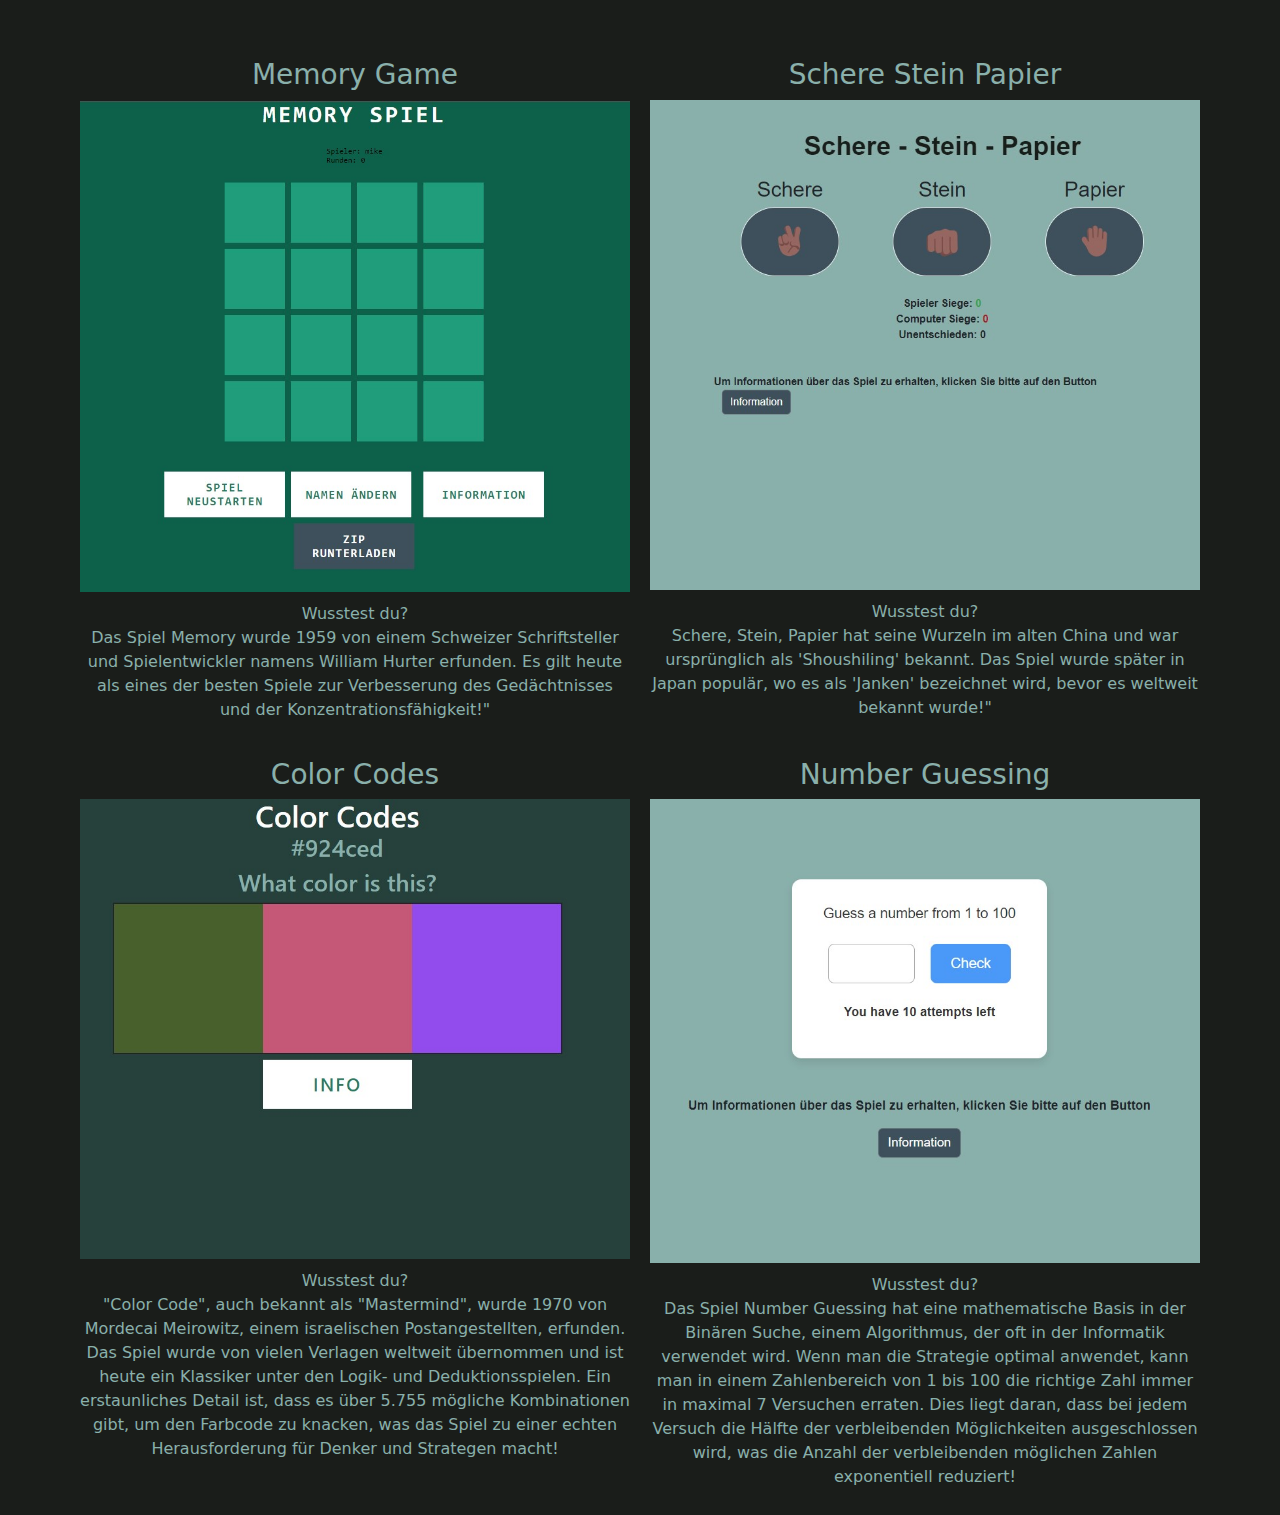
<file: index.html>
<!DOCTYPE html>
<html lang="en">
  <head>
    <meta charset="UTF-8" />
    <meta name="viewport" content="width=device-width, initial-scale=1.0" />
    <title>IT Project</title>

    <link
      href="https://cdn.jsdelivr.net/npm/bootstrap@5.3.3/dist/css/bootstrap.min.css"
      rel="stylesheet"
      integrity="sha384-QWTKZyjpPEjISv5WaRU9OFeRpok6YctnYmDr5pNlyT2bRjXh0JMhjY6hW+ALEwIH"
      crossorigin="anonymous"
    />
    <script
      src="https://cdn.jsdelivr.net/npm/bootstrap@5.3.3/dist/js/bootstrap.bundle.min.js"
      integrity="sha384-YvpcrYf0tY3lHB60NNkmXc5s9fDVZLESaAA55NDzOxhy9GkcIdslK1eN7N6jIeHz"
      crossorigin="anonymous"
    ></script>
    <link rel="stylesheet" href="./styles/style.css" />
  </head>
  <body>
    <!-- Navbar Container muss auf jede Seite hinzugefügt werden -->
    <div id="navbar-container"></div>

    <div class="container mt-5 color">
      <div class="row"></div>
      <div class="row">
        <!-- Dein Inhalt hier -->
        <div class="col-6 image-container">
          <figure>
            <h3>Memory Game</h3>
            <a href="./pages/memory.html"
              ><img
                src="./img/memory.jpg"
                alt="Memory"
                class="thumbnail img-fluid"
            /></a>
            <figcaption class="figcaption">
              Wusstest du? <br />Das Spiel Memory wurde 1959 von einem Schweizer
              Schriftsteller und Spielentwickler namens William Hurter erfunden.
              Es gilt heute als eines der besten Spiele zur Verbesserung des
              Gedächtnisses und der Konzentrationsfähigkeit!"
            </figcaption>
          </figure>
        </div>

        <div class="col-6 image-container">
          <figure>
            <h3>Schere Stein Papier</h3>
            <a href="./pages/rock_paper_sciccor.html"
              ><img
                src="./img/Schere_Stein_Papier.jpg"
                alt="Schere Stein Papier"
                class="thumbnail img-fluid"
            /></a>
            <figcaption class="figcaption">
              Wusstest du? <br />
              Schere, Stein, Papier hat seine Wurzeln im alten China und war
              ursprünglich als 'Shoushiling' bekannt. Das Spiel wurde später in
              Japan populär, wo es als 'Janken' bezeichnet wird, bevor es
              weltweit bekannt wurde!"
            </figcaption>
          </figure>
        </div>
        <!-- das ist der div von Momo -->
        <div class="col-6 image-container">
          <figure>
            <h3>Color Codes</h3>
            <a href="./pages/color_codes.html"
              ><img
                src="./img/Color_Codes.jpg"
                alt="Color"
                class="thumbnail img-fluid"
            /></a>
            <figcaption class="figcaption">
              Wusstest du? <br />"Color Code", auch bekannt als "Mastermind",
              wurde 1970 von Mordecai Meirowitz, einem israelischen
              Postangestellten, erfunden. Das Spiel wurde von vielen Verlagen
              weltweit übernommen und ist heute ein Klassiker unter den Logik-
              und Deduktionsspielen. Ein erstaunliches Detail ist, dass es über
              5.755 mögliche Kombinationen gibt, um den Farbcode zu knacken, was
              das Spiel zu einer echten Herausforderung für Denker und Strategen
              macht!
            </figcaption>
          </figure>
        </div>

        <!-- das ist der div von raphael -->
        <div class="col-6 image-container">
          <figure>
            <h3>Number Guessing</h3>
            <a href="./pages/number_guessing.html"
              ><img
                src="./img/number_guessing.jpg"
                alt="number_guessing"
                class="thumbnail img-fluid"
            /></a>
            <figcaption class="figcaption">
              Wusstest du? <br />Das Spiel Number Guessing hat eine
              mathematische Basis in der Binären Suche, einem Algorithmus, der
              oft in der Informatik verwendet wird. Wenn man die Strategie
              optimal anwendet, kann man in einem Zahlenbereich von 1 bis 100
              die richtige Zahl immer in maximal 7 Versuchen erraten. Dies liegt
              daran, dass bei jedem Versuch die Hälfte der verbleibenden
              Möglichkeiten ausgeschlossen wird, was die Anzahl der
              verbleibenden möglichen Zahlen exponentiell reduziert!
            </figcaption>
          </figure>
        </div>
      </div>
    </div>

    <!-- jQuery-Bibliothek -->
    <script
      src="https://code.jquery.com/jquery-3.7.1.js"
      integrity="sha256-eKhayi8LEQwp4NKxN+CfCh+3qOVUtJn3QNZ0TciWLP4="
      crossorigin="anonymous"
    ></script>

    <!-- Hier sind alle Javascript und jQuery Einstellungen die für alle Seiten gelten. Sie muss auf jede Seite hinzugefügt werden -->
    <script src="/js/main.js"></script>
  </body>
</html>
</file>
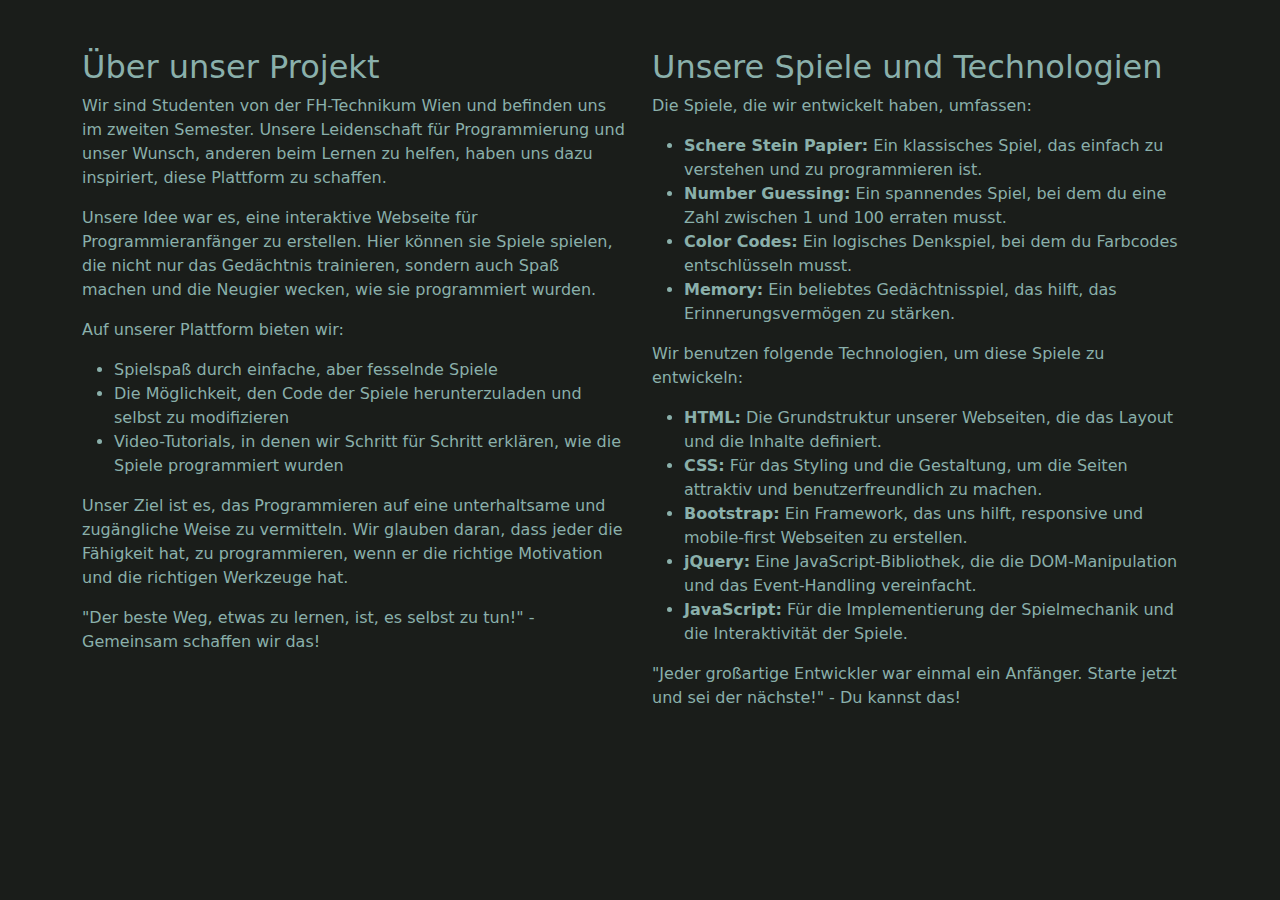
<file: pages/about_us.html>
<!DOCTYPE html>
<html lang="en">
  <head>
    <meta charset="UTF-8" />
    <meta name="viewport" content="width=device-width, initial-scale=1.0" />
    <title>About us</title>
   
    <link
      href="https://cdn.jsdelivr.net/npm/bootstrap@5.3.3/dist/css/bootstrap.min.css"
      rel="stylesheet"
      integrity="sha384-QWTKZyjpPEjISv5WaRU9OFeRpok6YctnYmDr5pNlyT2bRjXh0JMhjY6hW+ALEwIH"
      crossorigin="anonymous"
    />
    <script
      src="https://cdn.jsdelivr.net/npm/bootstrap@5.3.3/dist/js/bootstrap.bundle.min.js"
      integrity="sha384-YvpcrYf0tY3lHB60NNkmXc5s9fDVZLESaAA55NDzOxhy9GkcIdslK1eN7N6jIeHz"
      crossorigin="anonymous"
    ></script>
    <link rel="stylesheet" href="/styles/style.css" />
  </head>
  <body>
    <!-- Navbar Container muss auf jede Seite hinzugefügt werden -->
    <div id="navbar-container"></div>

    <div class="container mt-5 color">
      <div class="row">
        <div class="col-6">
          <h2>Über unser Projekt</h2>
          <p>
            Wir sind Studenten von der FH-Technikum Wien und befinden uns im zweiten Semester. 
            Unsere Leidenschaft für Programmierung und unser Wunsch, anderen beim Lernen zu helfen, 
            haben uns dazu inspiriert, diese Plattform zu schaffen. 
          </p>
          <p>
            Unsere Idee war es, eine interaktive Webseite für Programmieranfänger zu erstellen. 
            Hier können sie Spiele spielen, die nicht nur das Gedächtnis trainieren, 
            sondern auch Spaß machen und die Neugier wecken, wie sie programmiert wurden.
          </p>
          <p>
            Auf unserer Plattform bieten wir:
            <ul>
              <li>Spielspaß durch einfache, aber fesselnde Spiele</li>
              <li>Die Möglichkeit, den Code der Spiele herunterzuladen und selbst zu modifizieren</li>
              <li>Video-Tutorials, in denen wir Schritt für Schritt erklären, wie die Spiele programmiert wurden</li>
            </ul>
          </p>
          <p>
            Unser Ziel ist es, das Programmieren auf eine unterhaltsame und zugängliche Weise zu vermitteln. 
            Wir glauben daran, dass jeder die Fähigkeit hat, zu programmieren, wenn er die richtige Motivation und die richtigen Werkzeuge hat.
          </p>
          <p class="motivational">
            "Der beste Weg, etwas zu lernen, ist, es selbst zu tun!" - Gemeinsam schaffen wir das!
          </p>
        </div>

        <div class="col-6">
          <h2>Unsere Spiele und Technologien</h2>
          <p>
            Die Spiele, die wir entwickelt haben, umfassen:
            <ul>
              <li><strong>Schere Stein Papier:</strong> Ein klassisches Spiel, das einfach zu verstehen und zu programmieren ist.</li>
              <li><strong>Number Guessing:</strong> Ein spannendes Spiel, bei dem du eine Zahl zwischen 1 und 100 erraten musst.</li>
              <li><strong>Color Codes:</strong> Ein logisches Denkspiel, bei dem du Farbcodes entschlüsseln musst.</li>
              <li><strong>Memory:</strong> Ein beliebtes Gedächtnisspiel, das hilft, das Erinnerungsvermögen zu stärken.</li>
            </ul>
          </p>
          <p>
            Wir benutzen folgende Technologien, um diese Spiele zu entwickeln:
            <ul>
              <li><strong>HTML:</strong> Die Grundstruktur unserer Webseiten, die das Layout und die Inhalte definiert.</li>
              <li><strong>CSS:</strong> Für das Styling und die Gestaltung, um die Seiten attraktiv und benutzerfreundlich zu machen.</li>
              <li><strong>Bootstrap:</strong> Ein Framework, das uns hilft, responsive und mobile-first Webseiten zu erstellen.</li>
              <li><strong>jQuery:</strong> Eine JavaScript-Bibliothek, die die DOM-Manipulation und das Event-Handling vereinfacht.</li>
              <li><strong>JavaScript:</strong> Für die Implementierung der Spielmechanik und die Interaktivität der Spiele.</li>
            </ul>
          </p>
          <p class="motivational">
            "Jeder großartige Entwickler war einmal ein Anfänger. Starte jetzt und sei der nächste!" - Du kannst das!
          </p>
        </div>
      </div>
    </div>

    <!-- jQuery-Bibliothek -->
    <script
      src="https://code.jquery.com/jquery-3.7.1.js"
      integrity="sha256-eKhayi8LEQwp4NKxN+CfCh+3qOVUtJn3QNZ0TciWLP4="
      crossorigin="anonymous"
    ></script>

    <!-- Hier sind alle Javascript und jQuery Einstellungen die für alle Seiten gelten. Sie muss auf jede Seite hinzugefügt werden -->
    <script src="/js/main.js"></script>
  </body>
</html>
</file>
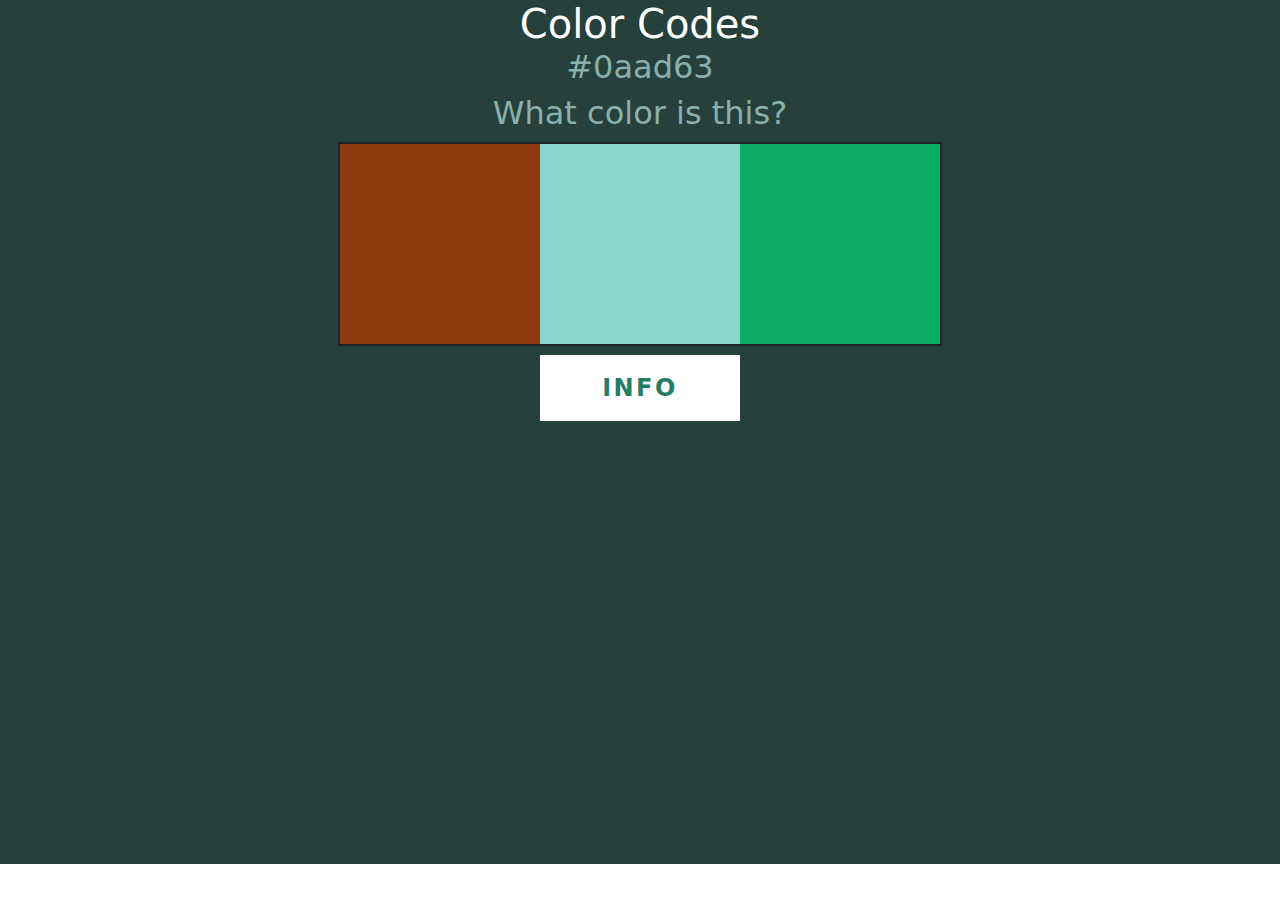
<file: pages/color_codes.html>
<!DOCTYPE html>
<html lang="en">
  <head>
    <meta charset="UTF-8" />
    <meta http-equiv="X-UA-Compatible" content="IE=edge" />
    <meta name="viewport" content="width=device-width, initial-scale=1.0" />
    <title>MiniProject 003: Color Code</title>
    <link
      href="https://cdn.jsdelivr.net/npm/bootstrap@5.3.3/dist/css/bootstrap.min.css"
      rel="stylesheet"
      integrity="sha384-QWTKZyjpPEjISv5WaRU9OFeRpok6YctnYmDr5pNlyT2bRjXh0JMhjY6hW+ALEwIH"
      crossorigin="anonymous"
    />
    <link rel="stylesheet" href="/styles/color_codes.css" />
  </head>
  <body>
    <div id="navbar-container"></div>
    <div class="game">
      <h1>Color Codes</h1>
      <h2 id="color-hex"></h2>
      <h2>What color is this?</h2>
      <div
        class="color_codes"
        style="
          display: flex;
          place-items: center;
          margin: 1vh auto;
          width: 600px;
          border: 2px solid;
        "
      >
        <div class="color_codes" id="color-1"></div>
        <div class="color_codes" id="color-2"></div>
        <div class="color_codes" id="color-3"></div>
      </div>
      <h2 id="answer"></h2>
      <div id="buttonDiv"></div>
      <button
        class="information"
        onclick="window.location.href='color_codes_info.html'"
      >
        Info
      </button>
    </div>

    <script
      src="https://cdn.jsdelivr.net/npm/bootstrap@5.3.3/dist/js/bootstrap.bundle.min.js"
      integrity="sha384-YvpcrYf0tY3lHB60NNkmXc5s9fDVZLESaAA55NDzOxhy9GkcIdslK1eN7N6jIeHz"
      crossorigin="anonymous"
    ></script>
    <script
      src="https://code.jquery.com/jquery-3.7.1.js"
      integrity="sha256-eKhayi8LEQwp4NKxN+CfCh+3qOVUtJn3QNZ0TciWLP4="
      crossorigin="anonymous"
    ></script>

    <script src="/js/main.js"></script>
    <script src="/js/color_codes.js"></script>
  </body>
</html>
</file>
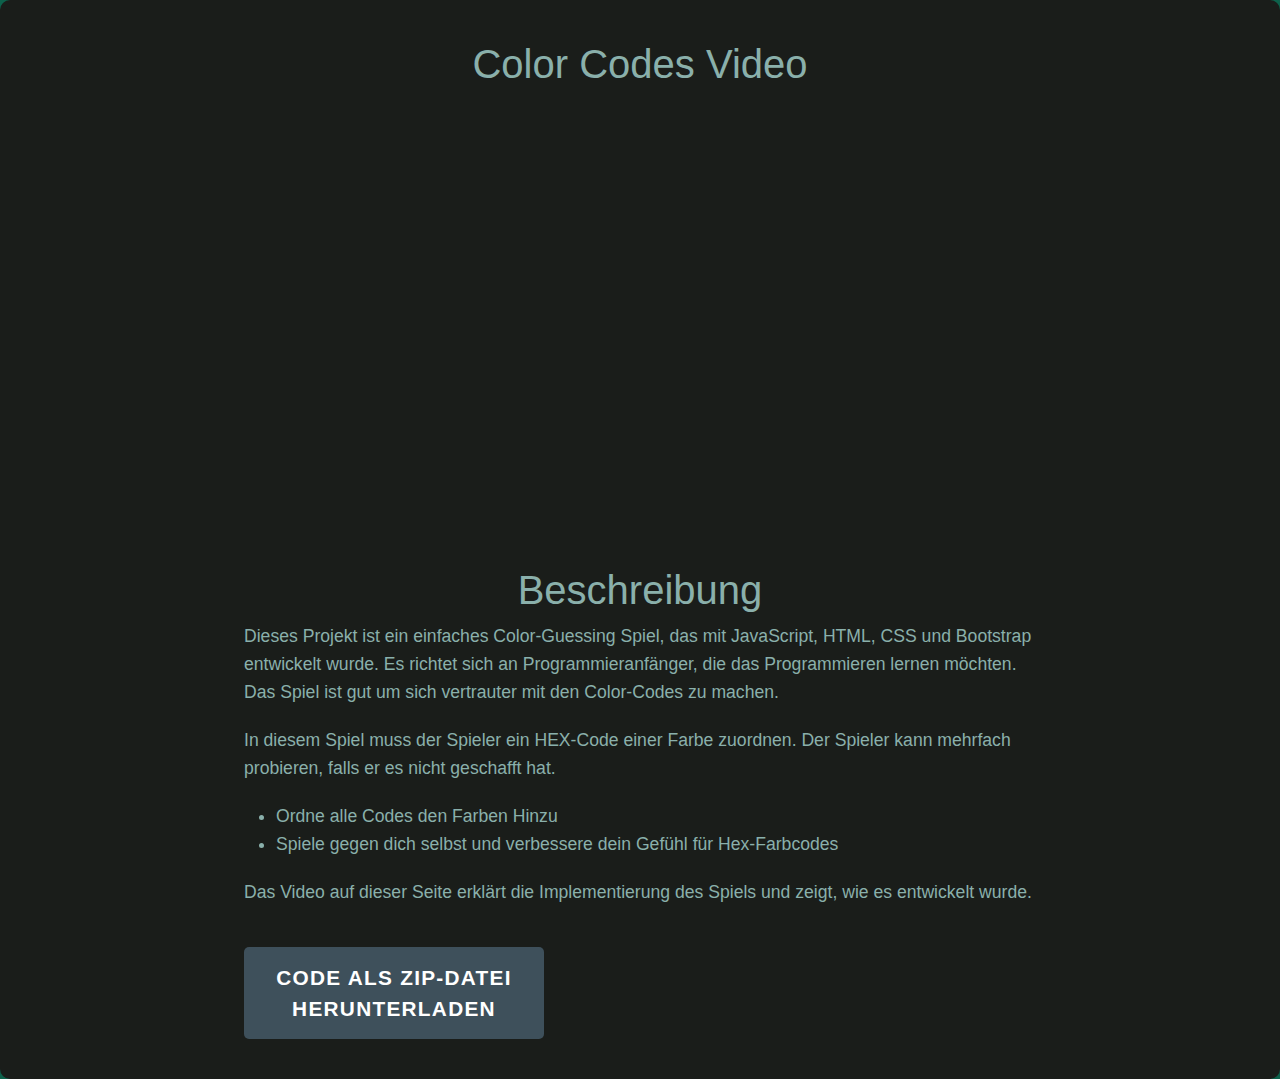
<file: pages/color_codes_info.html>
<!DOCTYPE html>
<html lang="de">
  <head>
    <meta charset="UTF-8" />
    <meta name="viewport" content="width=device-width, initial-scale=1.0" />
    <title>Color Codes Info</title>
    <link
      href="https://cdn.jsdelivr.net/npm/bootstrap@5.3.3/dist/css/bootstrap.min.css"
      rel="stylesheet"
      integrity="sha384-QWTKZyjpPEjISv5WaRU9OFeRpok6YctnYmDr5pNlyT2bRjXh0JMhjY6hW+ALEwIH"
      crossorigin="anonymous"
    />
    <script
      src="https://cdn.jsdelivr.net/npm/bootstrap@5.3.3/dist/js/bootstrap.bundle.min.js"
      integrity="sha384-YvpcrYf0tY3lHB60NNkmXc5s9fDVZLESaAA55NDzOxhy9GkcIdslK1eN7N6jIeHz"
      crossorigin="anonymous"
    ></script>
    <link rel="stylesheet" href="../styles/styleMike.css" />
  </head>
  <body class="memory-info-body">
    <!-- Navbar Container muss auf jede Seite hinzugefügt werden -->
    <div id="navbar-container"></div>

    <!-- Main Content -->
    <div class="container-fluid content-wrapper klasse">
      <div class="row justify-content-center">
        <div class="col-12 col-md-8">
          <h1 class="text-center">Color Codes Video</h1>
          <div class="ratio ratio-16x9 video-container">
            <iframe
              src="https://www.youtube.com/embed/V_uDjAZMPpo?si=o9CK-yYrR3aEjTmP"
              title="YouTube video"
              allowfullscreen
            ></iframe>
          </div>
        </div>
      </div>
      <div class="row justify-content-center mt-4">
        <div class="col-12 col-md-8">
          <h1 class="text-center">Beschreibung</h1>
          <p class="description-text">
            Dieses Projekt ist ein einfaches Color-Guessing Spiel, das mit
            JavaScript, HTML, CSS und Bootstrap entwickelt wurde. Es richtet
            sich an Programmieranfänger, die das Programmieren lernen möchten.
            Das Spiel ist gut um sich vertrauter mit den Color-Codes zu machen.
          </p>
          <p class="description-text">
            In diesem Spiel muss der Spieler ein HEX-Code einer Farbe zuordnen.
            Der Spieler kann mehrfach probieren, falls er es nicht geschafft
            hat.
          </p>
          <ul class="description-text">
            <li>Ordne alle Codes den Farben Hinzu</li>
            <li>
              Spiele gegen dich selbst und verbessere dein Gefühl für
              Hex-Farbcodes
            </li>
          </ul>
          <p class="description-text">
            Das Video auf dieser Seite erklärt die Implementierung des Spiels
            und zeigt, wie es entwickelt wurde.
          </p>
          <div class="download-button">
            <a
              href="../Zip/color_codes.zip"
              class="btn btn-primary btn-custom"
              download
              >Code als ZIP-Datei herunterladen</a
            >
          </div>
        </div>
      </div>
    </div>

    <script
      src="https://code.jquery.com/jquery-3.7.1.js"
      integrity="sha256-eKhayi8LEQwp4NKxN+CfCh+3qOVUtJn3QNZ0TciWLP4="
      crossorigin="anonymous"
    ></script>
    <script src="/js/memory.js"></script>
    <!-- Hier sind alle script und jQuery-Einstellungen, die für alle Seiten gelten. Sie müssen auf jede Seite hinzugefügt werden-->
    <script src="/js/main.js"></script>
  </body>
</html>
</file>
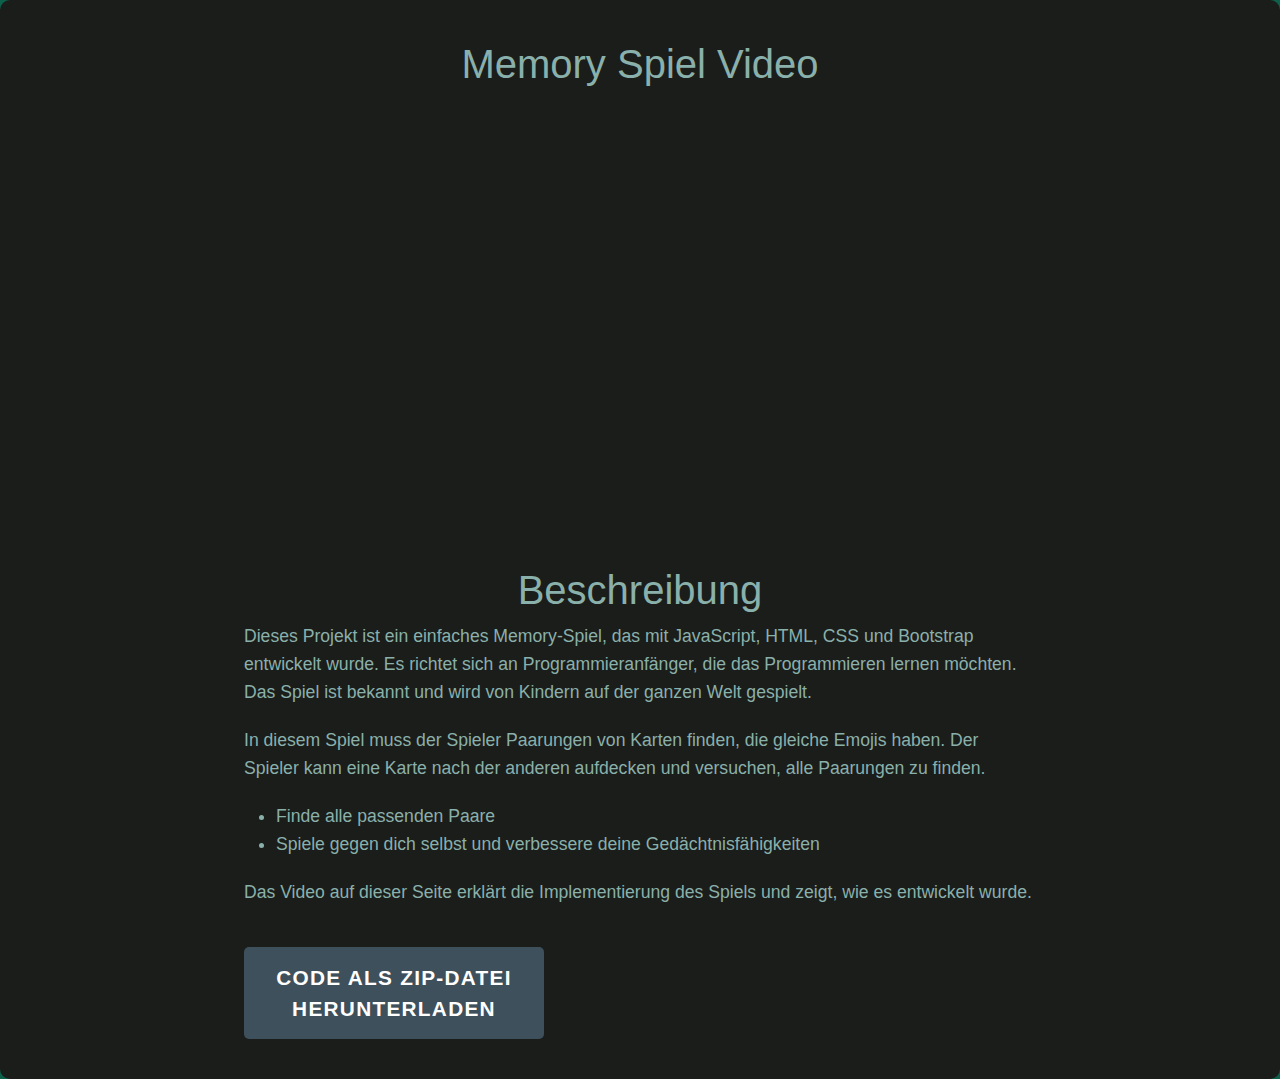
<file: pages/memoryInfo.html>
<!DOCTYPE html>
<html lang="de">
  <head>
    <meta charset="UTF-8" />
    <meta name="viewport" content="width=device-width, initial-scale=1.0" />
    <title>Memory Info</title>
    <link
      href="https://cdn.jsdelivr.net/npm/bootstrap@5.3.3/dist/css/bootstrap.min.css"
      rel="stylesheet"
      integrity="sha384-QWTKZyjpPEjISv5WaRU9OFeRpok6YctnYmDr5pNlyT2bRjXh0JMhjY6hW+ALEwIH"
      crossorigin="anonymous"
    />
    <script
      src="https://cdn.jsdelivr.net/npm/bootstrap@5.3.3/dist/js/bootstrap.bundle.min.js"
      integrity="sha384-YvpcrYf0tY3lHB60NNkmXc5s9fDVZLESaAA55NDzOxhy9GkcIdslK1eN7N6jIeHz"
      crossorigin="anonymous"
    ></script>
    <link rel="stylesheet" href="../styles/styleMike.css" />
  </head>
  <body class="memory-info-body">
    <!-- Navbar Container muss auf jede Seite hinzugefügt werden -->
    <div id="navbar-container"></div>

    <!-- Main Content -->
    <div class="container-fluid content-wrapper">
      <div class="row justify-content-center">
        <div class="col-12 col-md-8">
          <h1 class="text-center">Memory Spiel Video</h1>
          <div class="ratio ratio-16x9 video-container">
            <iframe
              src="https://www.youtube.com/embed/L07N93y7_38"
              title="YouTube video"
              allowfullscreen
            ></iframe>
          </div>
        </div>
      </div>
      <div class="row justify-content-center mt-4">
        <div class="col-12 col-md-8">
          <h1 class="text-center">Beschreibung</h1>
          <p class="description-text">
            Dieses Projekt ist ein einfaches Memory-Spiel, das mit JavaScript,
            HTML, CSS und Bootstrap entwickelt wurde. Es richtet sich an
            Programmieranfänger, die das Programmieren lernen möchten. Das Spiel
            ist bekannt und wird von Kindern auf der ganzen Welt gespielt.
          </p>
          <p class="description-text">
            In diesem Spiel muss der Spieler Paarungen von Karten finden, die
            gleiche Emojis haben. Der Spieler kann eine Karte nach der anderen
            aufdecken und versuchen, alle Paarungen zu finden.
          </p>
          <ul class="description-text">
            <li>Finde alle passenden Paare</li>
            <li>
              Spiele gegen dich selbst und verbessere deine
              Gedächtnisfähigkeiten
            </li>
          </ul>
          <p class="description-text">
            Das Video auf dieser Seite erklärt die Implementierung des Spiels
            und zeigt, wie es entwickelt wurde.
          </p>
          <div class="download-button">
            <a
              href="../Zip/memory-game.zip"
              class="btn btn-primary btn-custom"
              download
              >Code als ZIP-Datei herunterladen</a
            >
          </div>
        </div>
      </div>
    </div>

    <script
      src="https://code.jquery.com/jquery-3.7.1.js"
      integrity="sha256-eKhayi8LEQwp4NKxN+CfCh+3qOVUtJn3QNZ0TciWLP4="
      crossorigin="anonymous"
    ></script>
    <script src="/js/memory.js"></script>
    <!-- Hier sind alle script und jQuery-Einstellungen, die für alle Seiten gelten. Sie müssen auf jede Seite hinzugefügt werden-->
    <script src="/js/main.js"></script>
  </body>
</html>
</file>
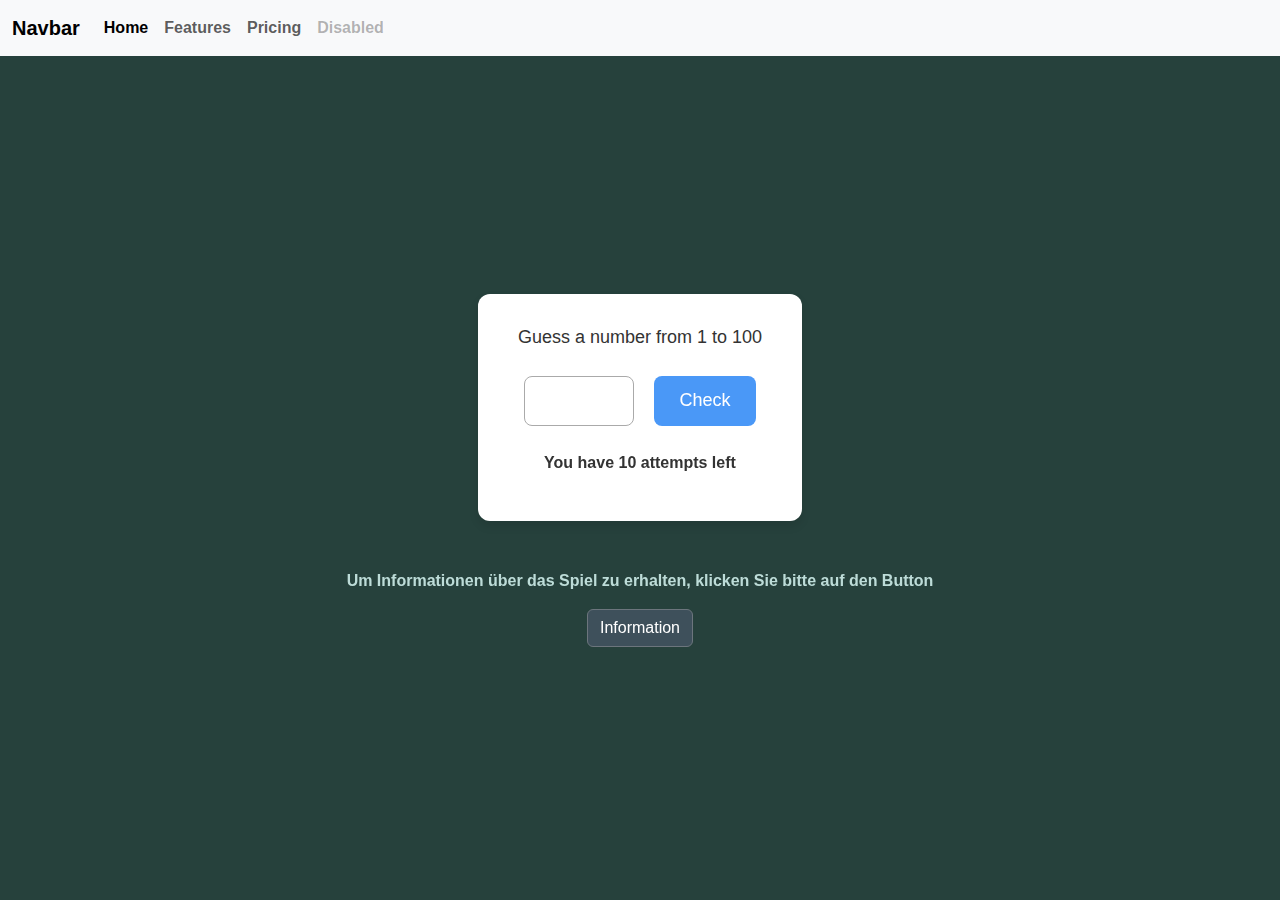
<file: pages/number_guessing.html>
<!DOCTYPE html>
<html lang="en">
  <head>
    <meta charset="UTF-8" />
    <meta http-equiv="X-UA-Compatible" content="IE=edge" />
    <meta name="viewport" content="width=device-width, initial-scale=1.0" />
    <title>Number Guessing Game</title>

    <link
      href="https://cdn.jsdelivr.net/npm/bootstrap@5.3.3/dist/css/bootstrap.min.css"
      rel="stylesheet"
      integrity="sha384-QWTKZyjpPEjISv5WaRU9OFeRpok6YctnYmDr5pNlyT2bRjXh0JMhjY6hW+ALEwIH"
      crossorigin="anonymous"
    />
    <script
      src="https://cdn.jsdelivr.net/npm/bootstrap@5.3.3/dist/js/bootstrap.bundle.min.js"
      integrity="sha384-YvpcrYf0tY3lHB60NNkmXc5s9fDVZLESaAA55NDzOxhy9GkcIdslK1eN7N6jIeHz"
      crossorigin="anonymous"
    ></script>
    <link rel="stylesheet" href="/styles/number_guessing.css" />
  </head>
  <body>
    <!-- Navbar -->
    <div id="navbar-container">
      <nav class="navbar navbar-expand-lg navbar-light bg-light">
        <div class="container-fluid">
          <a class="navbar-brand" href="#">Navbar</a>
          <button
            class="navbar-toggler"
            type="button"
            data-bs-toggle="collapse"
            data-bs-target="#navbarNav"
            aria-controls="navbarNav"
            aria-expanded="false"
            aria-label="Toggle navigation"
          >
            <span class="navbar-toggler-icon"></span>
          </button>
          <div class="collapse navbar-collapse" id="navbarNav">
            <ul class="navbar-nav">
              <li class="nav-item">
                <a class="nav-link active" aria-current="page" href="#">Home</a>
              </li>
              <li class="nav-item">
                <a class="nav-link" href="#">Features</a>
              </li>
              <li class="nav-item">
                <a class="nav-link" href="#">Pricing</a>
              </li>
              <li class="nav-item">
                <a
                  class="nav-link disabled"
                  href="#"
                  tabindex="-1"
                  aria-disabled="true"
                  >Disabled</a
                >
              </li>
            </ul>
          </div>
        </div>
      </nav>
    </div>

    <!-- Main Content -->
    <div class="main-content container">
      <div class="wrapper">
        <header>Guess a number from 1 to 100</header>
        <p class="guess"></p>
        <div class="input-field">
          <input type="number" />
          <button>Check</button>
        </div>
        <p>You have <span class="chances">10</span> attempts left</p>
      </div>

      <!-- Information Button -->
      <div class="text-center mt-5">
        <p>
          Um Informationen über das Spiel zu erhalten, klicken Sie bitte auf den
          Button
        </p>
        <p>
          <button
            type="button"
            class="btn btn-secondary btn-small"
            id="infos"
            style="background-color: #3e505b"
          >
            Information
          </button>
        </p>
      </div>
    </div>

    <script
      src="https://code.jquery.com/jquery-3.7.1.js"
      integrity="sha256-eKhayi8LEQwp4NKxN+CfCh+3qOVUtJn3QNZ0TciWLP4="
      crossorigin="anonymous"
    ></script>
    <script src="/js/number_guessing.js"></script>
    <script src="/js/main.js"></script>
  </body>
</html>
</file>
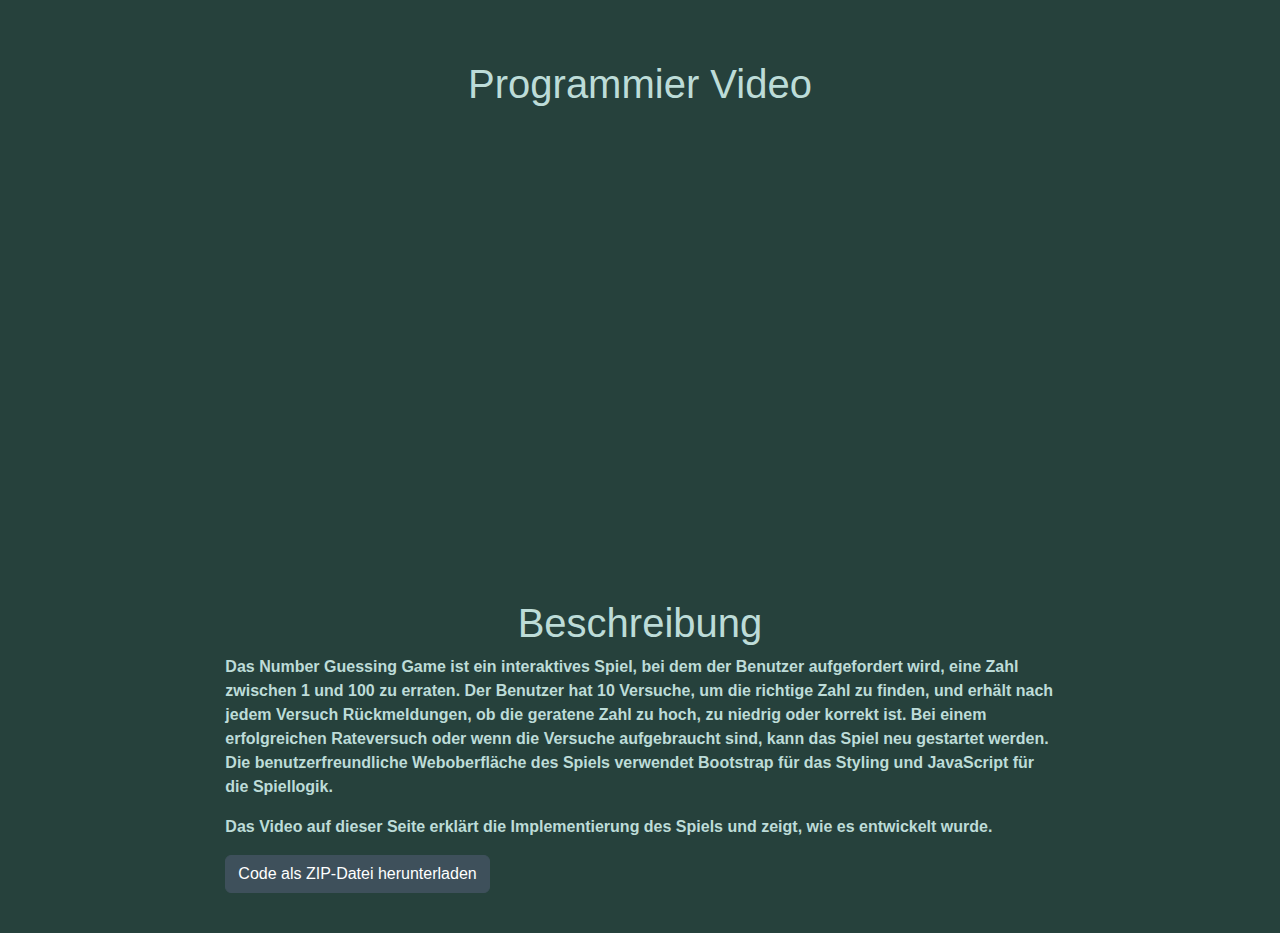
<file: pages/number_guessing_information.html>
<!DOCTYPE html>
<html lang="de">
  <head>
    <meta charset="UTF-8" />
    <meta name="viewport" content="width=device-width, initial-scale=1.0" />
    <title>Information</title>
    <link
      href="https://cdn.jsdelivr.net/npm/bootstrap@5.3.3/dist/css/bootstrap.min.css"
      rel="stylesheet"
      integrity="sha384-QWTKZyjpPEjISv5WaRU9OFeRpok6YctnYmDr5pNlyT2bRjXh0JMhjY6hW+ALEwIH"
      crossorigin="anonymous"
    />
    <script
      src="https://cdn.jsdelivr.net/npm/bootstrap@5.3.3/dist/js/bootstrap.bundle.min.js"
      integrity="sha384-YvpcrYf0tY3lHB60NNkmXc5s9fDVZLESaAA55NDzOxhy9GkcIdslK1eN7N6jIeHz"
      crossorigin="anonymous"
    ></script>
    <link rel="stylesheet" href="/styles/rock_paper_sciccor.css" />
  </head>
  <body>
    <!-- Navbar Container muss auf jede Seite hinzugefügt werden -->
    <div id="navbar-container"></div>

    <!-- Main Content -->
    <div class="container-fluid content-wrapper">
      <div class="row justify-content-center">
        <div class="col-12 col-md-8">
          <h1 class="text-center">Programmier Video</h1>
          <div class="ratio ratio-16x9 video-container">
            <iframe
              src="https://www.youtube.com/embed/ZrKZJ4j4FvA?si=qxFmSytxoNgci2Y6"
              title="YouTube video"
              allowfullscreen
            ></iframe>
          </div>
        </div>
      </div>
      <div class="row justify-content-center mt-4">
        <div class="col-12 col-md-8">
          <h1 class="text-center">Beschreibung</h1>
          <p class="description-text">
            Das Number Guessing Game ist ein interaktives Spiel, bei dem der
            Benutzer aufgefordert wird, eine Zahl zwischen 1 und 100 zu erraten.
            Der Benutzer hat 10 Versuche, um die richtige Zahl zu finden, und
            erhält nach jedem Versuch Rückmeldungen, ob die geratene Zahl zu
            hoch, zu niedrig oder korrekt ist. Bei einem erfolgreichen
            Rateversuch oder wenn die Versuche aufgebraucht sind, kann das Spiel
            neu gestartet werden. Die benutzerfreundliche Weboberfläche des
            Spiels verwendet Bootstrap für das Styling und JavaScript für die
            Spiellogik.
          </p>
          <p class="description-text">
            Das Video auf dieser Seite erklärt die Implementierung des Spiels
            und zeigt, wie es entwickelt wurde.
          </p>
          <div class="download-button">
            <a
              href="/zip/number_guessing.zip"
              class="btn btn-primary btn-custom"
              download
              >Code als ZIP-Datei herunterladen</a
            >
          </div>
        </div>
      </div>
    </div>

    <script
      src="https://code.jquery.com/jquery-3.7.1.js"
      integrity="sha256-eKhayi8LEQwp4NKxN+CfCh+3qOVUtJn3QNZ0TciWLP4="
      crossorigin="anonymous"
    ></script>
    <script src="/js/schere-stein-papier.js"></script>
    <!-- Hier sind alle Javascript und jquery Einstellungen die für alle Seiten gilt. Sie muss auf jede Seite hinzugefügt werden-->
    <script src="/js/main.js"></script>
  </body>
</html>
</file>
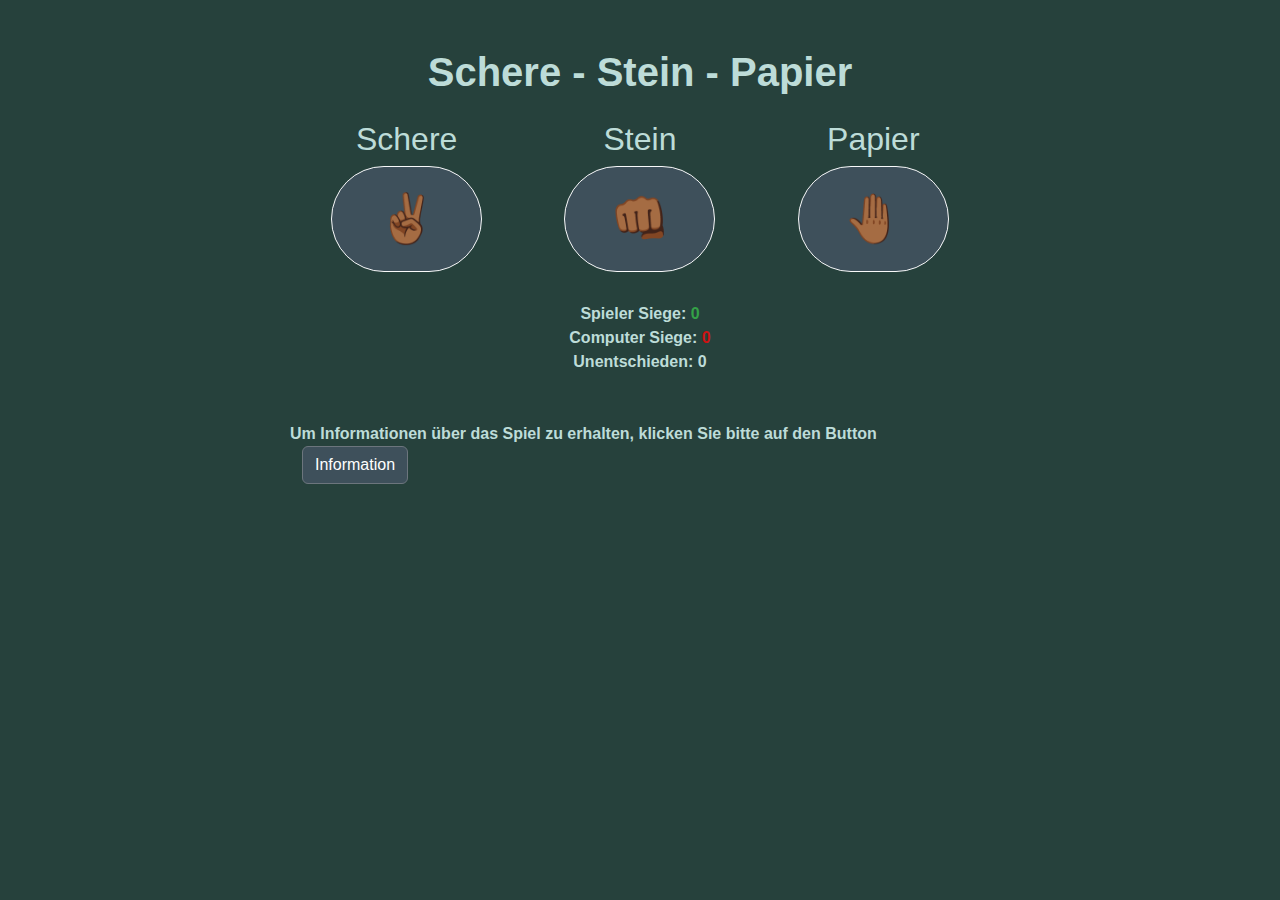
<file: pages/rock_paper_sciccor.html>
<!DOCTYPE html>
<html lang="en">
  <head>
    <meta charset="UTF-8" />
    <meta name="viewport" content="width=device-width, initial-scale=1.0" />
    <title>schere-stein-papier</title>

    <link
      href="https://cdn.jsdelivr.net/npm/bootstrap@5.3.3/dist/css/bootstrap.min.css"
      rel="stylesheet"
      integrity="sha384-QWTKZyjpPEjISv5WaRU9OFeRpok6YctnYmDr5pNlyT2bRjXh0JMhjY6hW+ALEwIH"
      crossorigin="anonymous"
    />
    <script
      src="https://cdn.jsdelivr.net/npm/bootstrap@5.3.3/dist/js/bootstrap.bundle.min.js"
      integrity="sha384-YvpcrYf0tY3lHB60NNkmXc5s9fDVZLESaAA55NDzOxhy9GkcIdslK1eN7N6jIeHz"
      crossorigin="anonymous"
    ></script>
    <link rel="stylesheet" href="/styles/rock_paper_sciccor.css" />
  </head>
  <body>
     <!-- Navbar Container muss auf jede Seite hinzugefügt werden -->
     <div id="navbar-container"></div>


    <div class="container-fluid spiel">
      <div class="row justify-content-center text-center mb-3 mt-5">
        <h1 id="title" > <strong>Schere - Stein - Papier </strong></h1>
      </div>
      <div class="choices">
        <div class="row justify-content-around text-center">

          <div class="col-3">
            <h2>Schere</h2>
            <button
              type="button"
              class="btn btn-light w-100 p-3"
              onclick="playGame('Schere')"
            >
              ✌🏾
            </button>
          </div>
          <div class="col-3">
            <h2>Stein</h2>
            <button
              type="button"
              class="btn btn-light w-100 p-3"
              onclick="playGame('Stein')"
            >
              👊🏾
            </button>
          </div>
          <div class="col-3">
            <h2>Papier</h2>
            <button
              type="button"
              class="btn btn-light w-100 p-3"
              onclick="playGame('Papier')"
            >
              🤚🏾
            </button>
          </div>
          
        </div>
      </div>
      <div class="row justify-content-center text-center mb-3">
        <div id="playerDisplay"></div>
        <div id="computerDisplay"></div>
        <div id="resultDisplay"></div>

        <div class="scoreDisplay">
          Spieler Siege:
          <span id="playerScoreDisplay">0</span>
        </div>

        <div class="scoreDisplay">
          Computer Siege:
          <span id="computerScoreDisplay">0</span>
        </div>

        <div class="scoreDisplay">
         Unentschieden:
          <span id="drawScoreDisplay">0</span>
        </div>
      </div>


      
            <div class="row justify-content text-start mt-5" >
              Um Informationen über das Spiel zu erhalten, klicken Sie bitte auf den Button <p> <button type="button" class="btn btn-secondary btn-small" id="infos" style="background-color: #3e505b; ">Information</button></p>

    </div>


<!-- jQuery-Bibliothek -->
    <script src="https://code.jquery.com/jquery-3.7.1.js" integrity="sha256-eKhayi8LEQwp4NKxN+CfCh+3qOVUtJn3QNZ0TciWLP4=" crossorigin="anonymous"></script>

    
    <script src="/js/schere-stein-papier.js"></script>

    <!-- Hier sind alle Javascript und jquery Einstellungen die für alle Seiten gilt. Sie muss auf jede Seite hinzugefügt werden-->
<script src="/js/main.js"></script>

  </body>
</html>
</file>
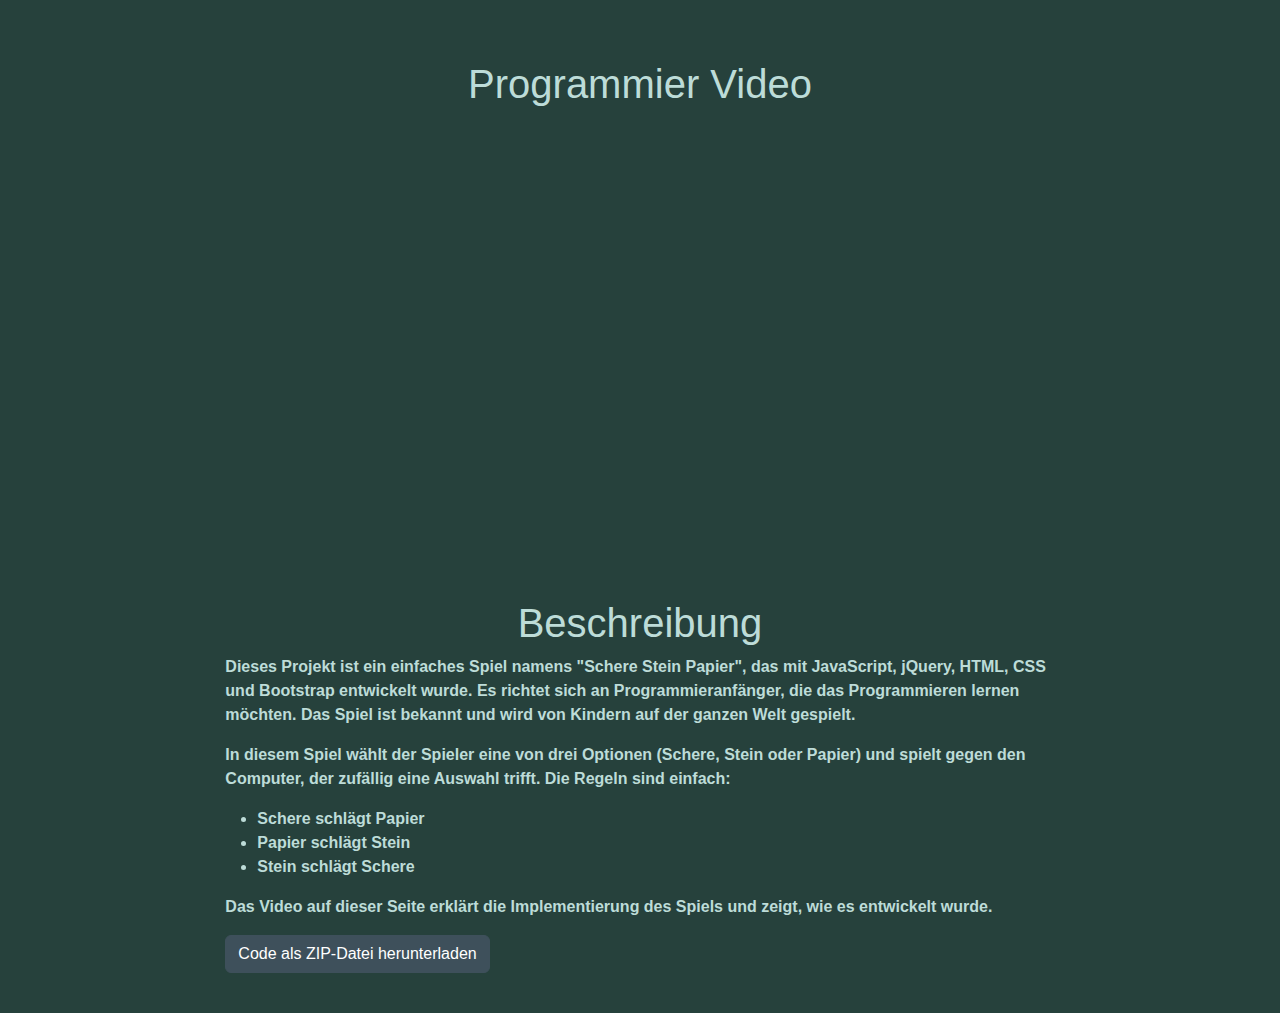
<file: pages/rock_paper_sciccor_information.html>
<!DOCTYPE html>
<html lang="de">
  <head>
    <meta charset="UTF-8" />
    <meta name="viewport" content="width=device-width, initial-scale=1.0" />
    <title>Information</title>
    <link
      href="https://cdn.jsdelivr.net/npm/bootstrap@5.3.3/dist/css/bootstrap.min.css"
      rel="stylesheet"
      integrity="sha384-QWTKZyjpPEjISv5WaRU9OFeRpok6YctnYmDr5pNlyT2bRjXh0JMhjY6hW+ALEwIH"
      crossorigin="anonymous"
    />
    <script
      src="https://cdn.jsdelivr.net/npm/bootstrap@5.3.3/dist/js/bootstrap.bundle.min.js"
      integrity="sha384-YvpcrYf0tY3lHB60NNkmXc5s9fDVZLESaAA55NDzOxhy9GkcIdslK1eN7N6jIeHz"
      crossorigin="anonymous"
    ></script>
    <link rel="stylesheet" href="/styles/rock_paper_sciccor.css" />
  </head>
  <body>
    <!-- Navbar Container muss auf jede Seite hinzugefügt werden -->
    <div id="navbar-container"></div>

    <!-- Main Content -->
    <div class="container-fluid content-wrapper">
      <div class="row justify-content-center">
        <div class="col-12 col-md-8">
          <h1 class="text-center">Programmier Video</h1>
          <div class="ratio ratio-16x9 video-container">
            <iframe
              src="https://www.youtube.com/embed/0qvWcivki7A"
              title="YouTube video"
              allowfullscreen
            ></iframe>
          </div>
        </div>
      </div>
      <div class="row justify-content-center mt-4">
        <div class="col-12 col-md-8">
          <h1 class="text-center">Beschreibung</h1>
          <p class="description-text">
            Dieses Projekt ist ein einfaches Spiel namens "Schere Stein Papier",
            das mit JavaScript, jQuery, HTML, CSS und Bootstrap entwickelt
            wurde. Es richtet sich an Programmieranfänger, die das Programmieren
            lernen möchten. Das Spiel ist bekannt und wird von Kindern auf der
            ganzen Welt gespielt.
          </p>
          <p class="description-text">
            In diesem Spiel wählt der Spieler eine von drei Optionen (Schere,
            Stein oder Papier) und spielt gegen den Computer, der zufällig eine
            Auswahl trifft. Die Regeln sind einfach:
          </p>
          <ul class="description-text">
            <li>Schere schlägt Papier</li>
            <li>Papier schlägt Stein</li>
            <li>Stein schlägt Schere</li>
          </ul>
          <p class="description-text">
            Das Video auf dieser Seite erklärt die Implementierung des Spiels
            und zeigt, wie es entwickelt wurde.
          </p>
          <div class="download-button">
            <a
              href="/zip/Schere-Stein-Papier.zip"
              class="btn btn-primary btn-custom"
              download
              >Code als ZIP-Datei herunterladen</a
            >
          </div>
        </div>
      </div>
    </div>

    <script
      src="https://code.jquery.com/jquery-3.7.1.js"
      integrity="sha256-eKhayi8LEQwp4NKxN+CfCh+3qOVUtJn3QNZ0TciWLP4="
      crossorigin="anonymous"
    ></script>
    <script src="/js/schere-stein-papier.js"></script>
    <!-- Hier sind alle Javascript und jquery Einstellungen die für alle Seiten gilt. Sie muss auf jede Seite hinzugefügt werden-->
    <script src="/js/main.js"></script>
  </body>
</html>
</file>
<file: styles/style.css>
body {
  background-color: #1a1d1a;
  color: #8ab0ab;
}

.thumbnail {
  width: 100%;
  height: auto; /* Fixed height for all images */
  object-fit: cover; /* Ensures images cover the div without stretching */
}

.image-container {
  padding: 10px;
  text-align: center; /* Center align the image */
}

.figcaption {
  margin-top: 10px;
  font-size: 16px;
}

h3 {
  text-align: center;
}
</file>
<file: styles/color_codes.css>
.color_codes {
  width: 200px;
  height: 200px;
  box-sizing: content-box;
}
* {
  text-align: center;
  margin: 0;
}
.game {
  background-color: #26413c;
  height: 96vh;
}

h1 {
  color: white;
  margin: 0;
}
h2 {
  color: #8ab0ab;
}
#buttonDiv {
  margin: 1vh auto;
}
.information {
  padding: 15px 20px;
  color: #267c65;
  background: white;
  border: none;
  font-size: 1.5em;
  letter-spacing: 0.1em;
  text-transform: uppercase;
  cursor: pointer;
  font-weight: 600;
  text-align: center;
  display: inline-block;
  width: 100%;
  max-width: 200px; /* Optionale maximale Breite der Buttons */
  box-sizing: border-box;
  text-decoration: none;
}
</file>
<file: styles/styleMike.css>
* {
  margin: 0;
  padding: 0;
  box-sizing: border-box;
  font-family: Arial, sans-serif; /*kann frei waehlbar sein*/
}

body {
  min-height: 100vh;
  background: #26413c;
}

.container {
  position: relative;
  display: flex;
  justify-content: center;
  align-items: center;
  flex-direction: column;
  gap: 30px;
  background-color: #26413c;
  padding: 40px 60px;
}

h2 {
  font-size: 3em;
  color: white;
  text-transform: uppercase;
  letter-spacing: 0.1em;
}

.reset,
.change-name,
.information,
.btn-custom {
  padding: 15px 20px;
  color: #267c65;
  background: white;
  border: none;
  font-size: 1.3rem;
  letter-spacing: 0.08rem;
  text-transform: uppercase;
  cursor: pointer;
  font-weight: 600;
  text-align: center;
  display: inline-block;
  width: 100%;
  max-width: 200px; /* Optionale maximale Breite der Buttons */
  box-sizing: border-box;
  text-decoration: none; /* Verhindert Unterstreichung bei Links */
}

.reset:focus,
.change-name:focus,
.information:focus,
.download-zip:focus {
  color: white;
  background: #267c65;
}

.game {
  width: 430px;
  height: 430px;
  display: flex;
  flex-wrap: wrap;
  gap: 10px;
  transform-style: preserve-3d;
  perspective: 500px;
}

.item {
  position: relative;
  width: 100px;
  height: 100px;
  display: flex;
  justify-content: center;
  align-items: center;
  font-size: 3em;
  background: white;
  transform: rotateY(180deg);
  transition: 0.25s;
}

.item.boxOpen {
  transform: rotateY(0deg);
}

.item::after {
  content: "";
  position: absolute;
  inset: 0;
  background: #209d7b;
  transition: 0.25s;
  transform: rotateY(0deg);
  backface-visibility: hidden;
}

.boxOpen:after,
.boxMatch:after {
  transform: rotateY(180deg);
}

.button-container {
  display: flex;
  flex-wrap: wrap;
  gap: 10px; /* Abstand zwischen den Buttons */
  justify-content: center; /* Zentriert die Buttons horizontal */
  margin-top: 20px; /* Abstand nach oben */
  width: 100%; /* Gesamtbreite des Containers */
}

.memory-info-body {
  min-height: 100vh;
  background: #0d614b; /* Haupt-Hintergrundfarbe */
  color: #ffffff; /* Standard-Textfarbe für bessere Lesbarkeit */
}

.content-wrapper {
  background-color: #1a1d1a; /* Dunkler Hintergrund für den Inhalt */
  padding: 40px;
  border-radius: 10px;
}

h1 {
  color: #8ab0ab; /* Helle Farbe für Überschriften */
}

.description-text {
  color: #8ab0ab; /* Helle Farbe für den Text */
  font-family: Arial, sans-serif;

  line-height: 1.6; /* Erhöhte Zeilenhöhe für bessere Lesbarkeit */
  margin-bottom: 20px; /* Abstand unterhalb des Textes */
  font-size: 1.1em; /* Größere Textgröße */
}

.btn-custom {
  background-color: #3e505b; /* Button-Farbe */
  border-color: #3e505b;
  color: #ffffff;
}

.btn-custom:hover {
  background-color: #8ab0ab;
  border-color: #8ab0ab;
  color: #000000;
}

.video-container iframe {
  border-radius: 10px;
}

/* Optional: Zusätzliche Stile für den Download-Button */
.download-button a {
  background-color: #3e505b;
  border-color: #3e505b;
  color: #ffffff;
  padding: 15px 20px;
  text-transform: uppercase;
  font-weight: 600;
  text-align: center;
  display: inline-block;
  width: 100%;
  max-width: 300px;
  margin-top: 20px;
  border-radius: 5px;
}

.download-button a:hover {
  background-color: #8ab0ab;
  border-color: #8ab0ab;
  color: #000000;
}
p {
  color: #bddcd8;
}
</file>
<file: styles/number_guessing.css>
/* Import Google font - Poppins */
* {
  margin: 0;
  padding: 0;
  box-sizing: border-box;
}

body {
  min-height: 100vh;
  display: flex;
  flex-direction: column;
  font-family: Arial, sans-serif;
  font-weight: bold;
  background-color: #26413c;
  color: #bddcd8;
}

#navbar-container {
  width: 100%;
}

.main-content {
  flex: 1;
  display: flex;
  flex-direction: column;
  align-items: center;
  justify-content: center;
  width: 100%;
}

.wrapper {
  padding: 30px 40px;
  border-radius: 12px;
  background: #fff;
  text-align: center;
  box-shadow: 0 5px 10px rgba(0, 0, 0, 0.1);
}

.wrapper header {
  font-size: 18px;
  font-weight: 400;
  color: #333;
}

.wrapper p {
  color: #333;
}

.wrapper .input-field {
  display: flex;
  justify-content: center;
  gap: 20px;
  margin: 25px 0;
}

.input-field input,
.input-field button {
  height: 50px;
  width: calc(100% / 2 - 20px);
  outline: none;
  padding: 0 20px;
  border-radius: 8px;
  font-size: 18px;
}

.input-field input {
  text-align: center;
  color: #707070;
  width: 110px;
  border: 1px solid #aaa;
}

input::-webkit-inner-spin-button,
input::-webkit-outer-spin-button {
  display: none;
}

.input-field input:disabled {
  cursor: not-allowed;
}

.input-field button {
  border: none;
  background: #4a98f7;
  color: #fff;
  cursor: pointer;
  transition: 0.3s;
}

.input-field button:active {
  transform: scale(0.97);
}
</file>
<file: styles/rock_paper_sciccor.css>
body {
  font-family: Arial, sans-serif;
  font-weight: bold;
  /* background-color: #8ab0ab; */
  background-color: #26413c;
  color: #bddcd8;
}

.spiel {
  font-family: Arial, sans-serif;
  font-weight: bold;
  max-width: 700px;
}
.choices {
  margin-bottom: 30px;
}
.choices .btn {
  border-radius: 250px;
  background-color: #3e505b;
  font-size: 3em;
  display: flex;
  justify-content: center;
  align-items: center;
}
#playerDisplay,
#computerDisplay {
  font-size: 2rem;
}

#resultDisplay {
  font-size: 2rem;
}

.greenText,
#playerScoreDisplay {
  color: hsl(130, 51%, 42%);
}

.redText,
#computerScoreDisplay {
  color: hsl(0, 83%, 44%);
}
.btn-small {
  width: auto;
}
h1 {
  color: #bddcd8;
}
#infoButton {
  background-color: #3e505b;
  border-color: #3e505b;
}

.video-container {
  max-width: 816px;
  margin: auto;
}
.content-wrapper {
  padding-top: 60px; /* Platz für Navbar */
  padding-bottom: 40px; /* Platz für Footer */
}

.btn-custom {
  background-color: #3e505b;
  border-color: #3e505b;
}
.btn-custom:hover {
  background-color: #354a52;
  border-color: #354a52;
}
/*
#8ab0ab
#3e505b 
#26413c
#a2413c
#1a1d1a
#03120e


*/
</file>
